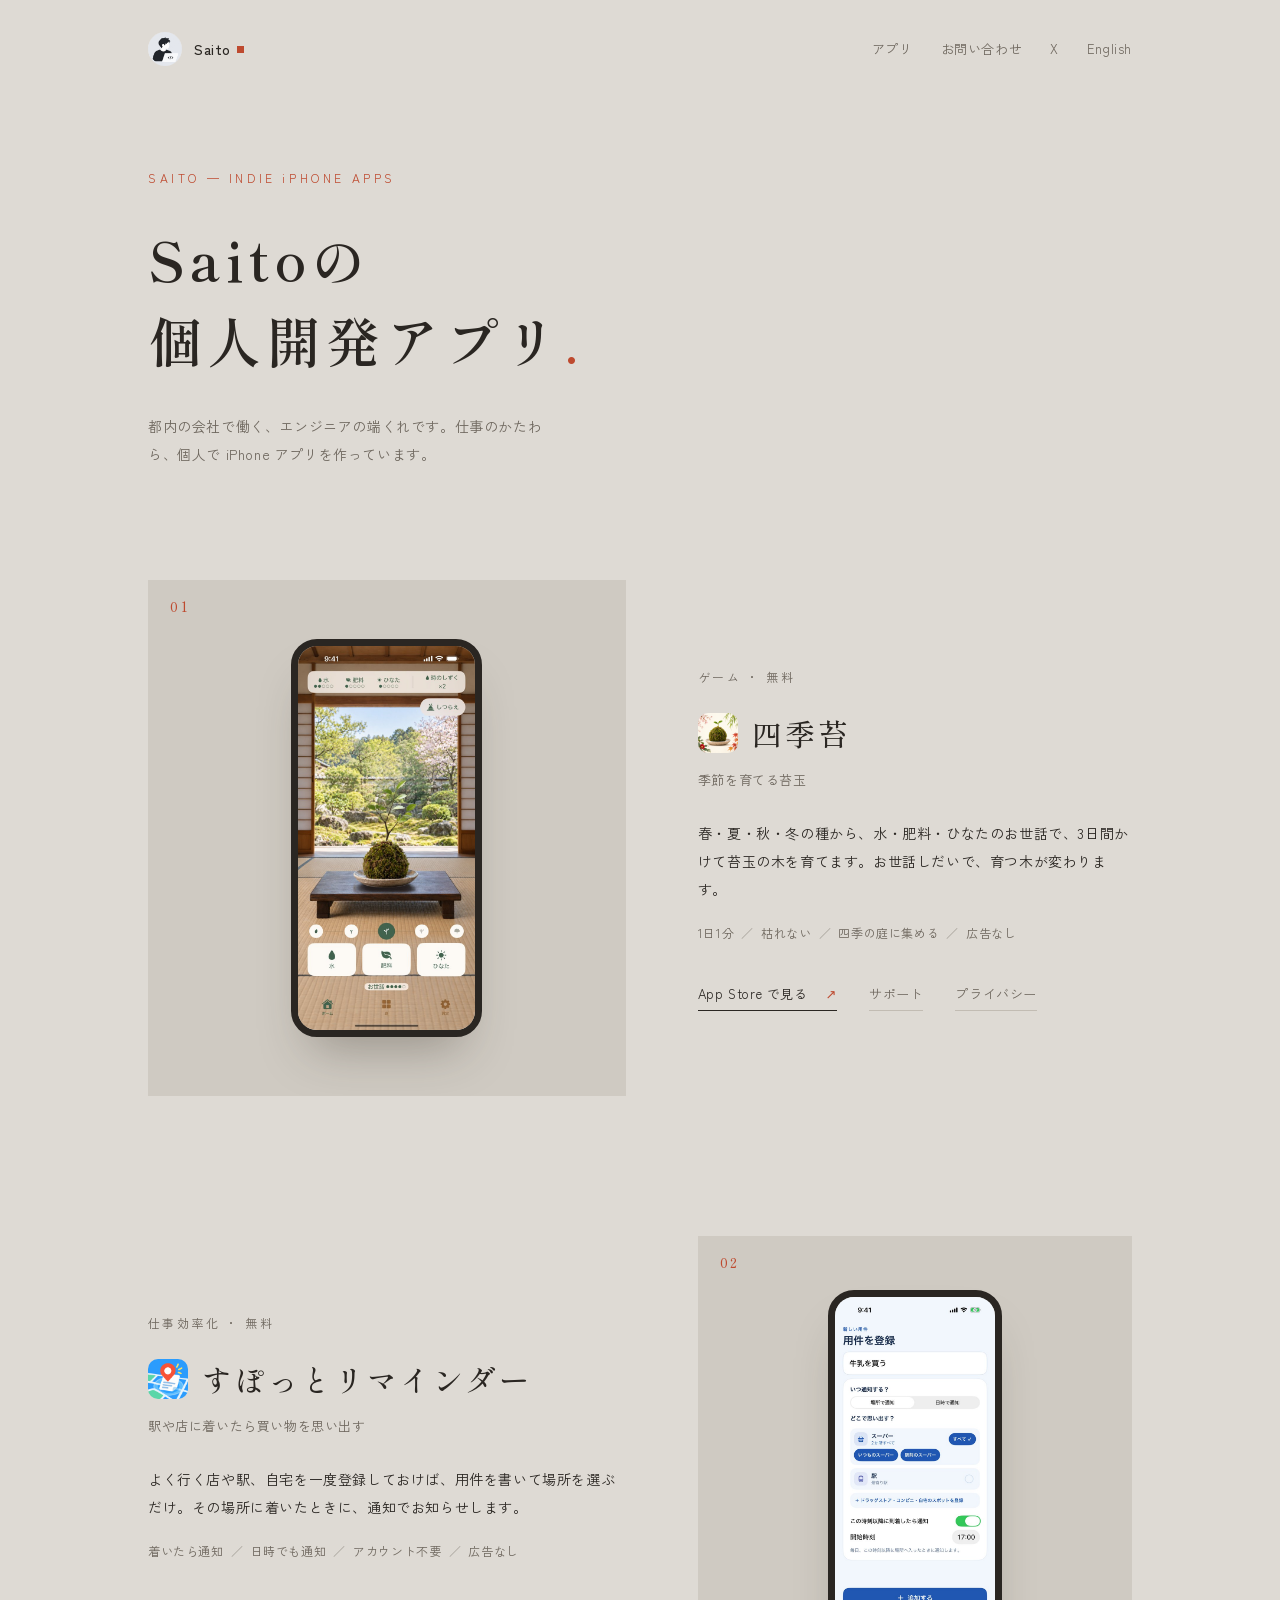
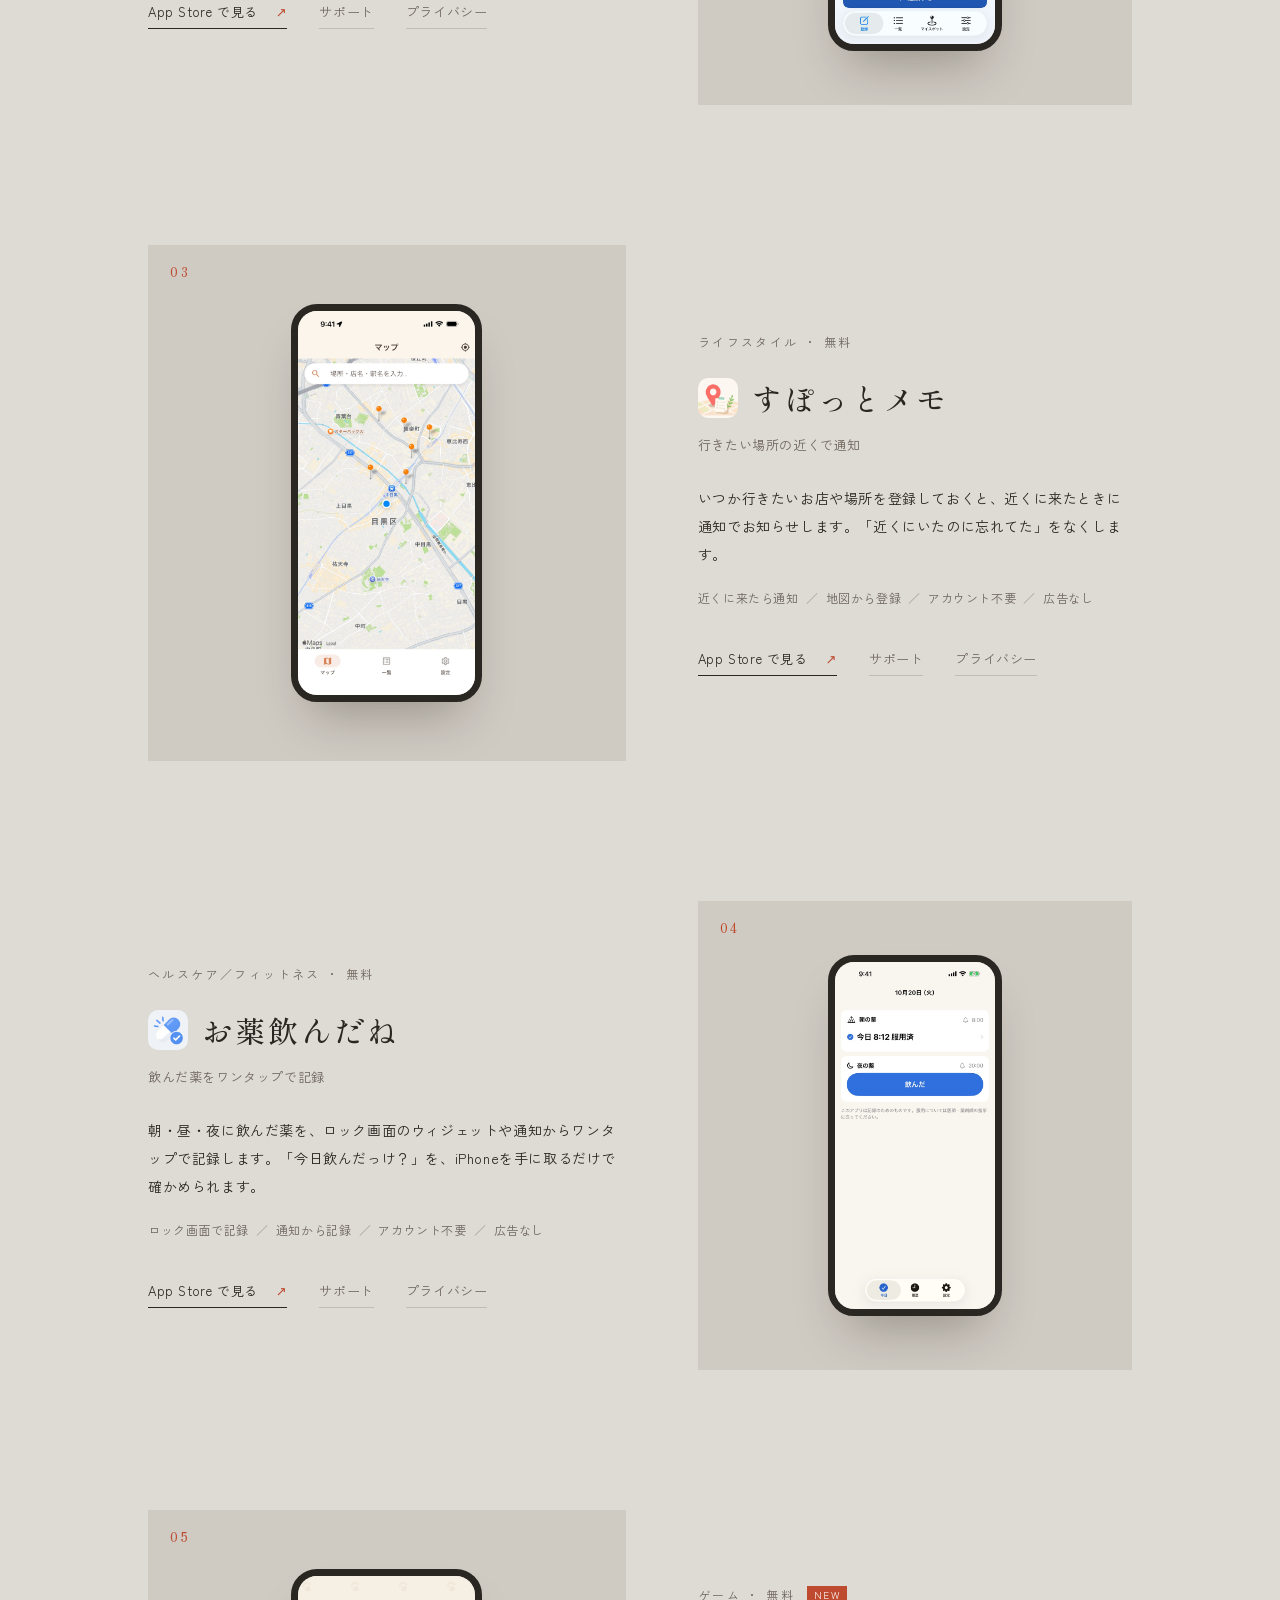
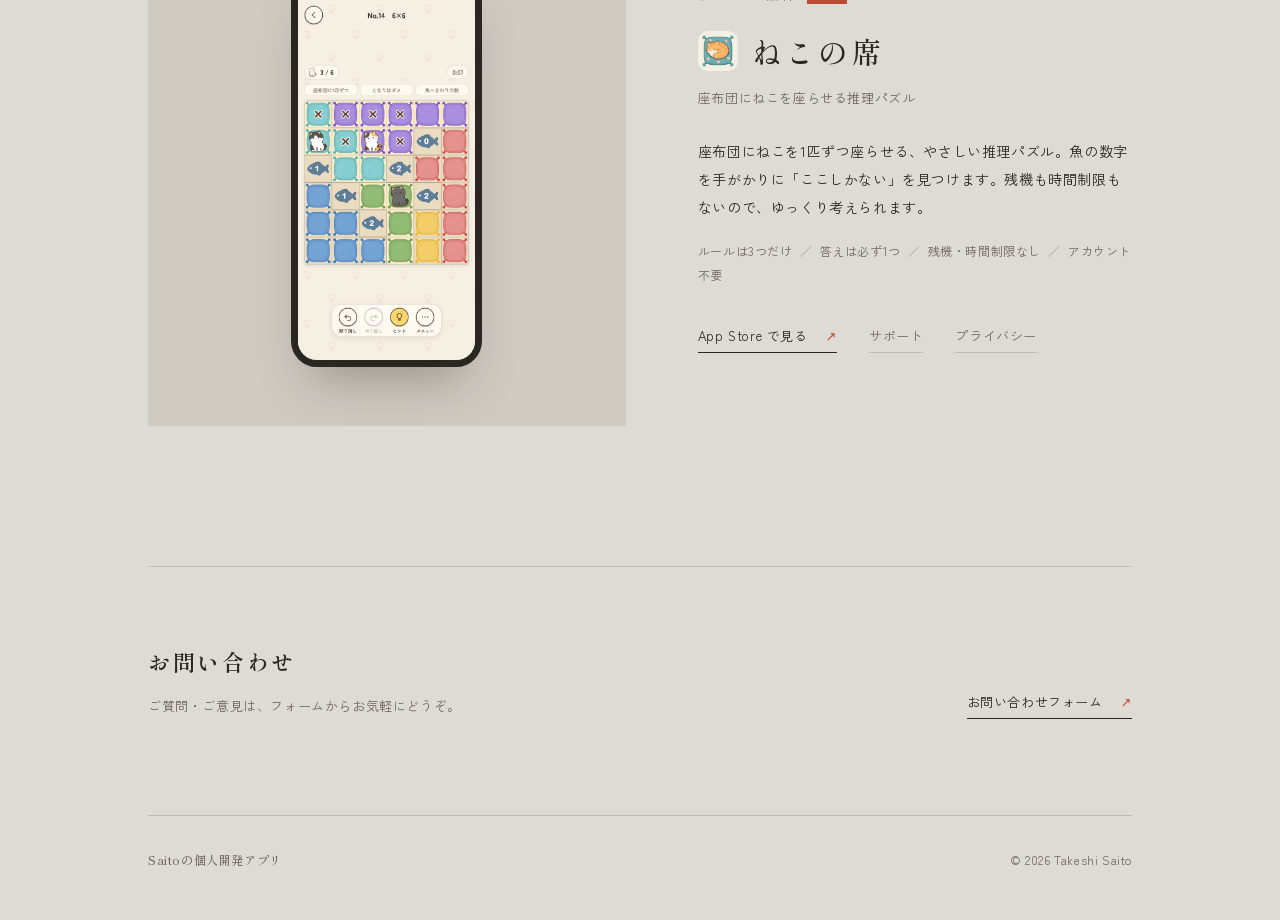
<file: index.html>
<!doctype html>
<html lang="ja">
<head>
<meta charset="utf-8">
<meta name="viewport" content="width=device-width, initial-scale=1">
<title>Saitoの個人開発アプリ</title>
<meta name="description" content="Takeshi Saito が個人で開発している iPhone アプリの一覧です。">
<meta name="theme-color" content="#dedad4">
<link rel="icon" href="images/avatar.png">
<link rel="preconnect" href="https://fonts.googleapis.com">
<link rel="preconnect" href="https://fonts.gstatic.com" crossorigin>
<link href="https://fonts.googleapis.com/css2?family=Shippori+Mincho:wght@500;600&family=Zen+Kaku+Gothic+New:wght@400;500&display=swap" rel="stylesheet">
<link rel="stylesheet" href="style.css">
<script>document.documentElement.classList.add('js')</script>
</head>
<body>
<div class="wrap">
  <header>
    <a class="me" href="./"><img src="images/avatar.png" alt=""><span>Saito</span></a>
    <nav>
      <a href="#apps">アプリ</a>
      <a href="#contact" class="hide-sp">お問い合わせ</a>
      <a href="https://x.com/saito_dev">X</a>
      <a href="en/">English</a>
    </nav>
  </header>

  <section class="hero">
    <p class="eyebrow">SAITO — INDIE iPHONE APPS</p>
    <h1 class="mincho">Saitoの<br>個人開発アプリ<em>.</em></h1>
    <p>都内の会社で働く、エンジニアの端くれです。仕事のかたわら、個人で iPhone アプリを作っています。</p>
  </section>

  <main id="apps">
    <article class="app reveal">
      <div class="shot">
        <span class="num mincho">01</span>
        <img class="phone" src="images/shikigoke_screen_ja.jpg" alt="四季苔の画面" loading="lazy">
      </div>
      <div class="text">
        <p class="kind">ゲーム ・ 無料<span class="new" data-until="2026-11-12">NEW</span></p>
        <h2 class="mincho"><img src="images/shikigoke.png" alt="">四季苔</h2>
        <p class="sub">季節を育てる苔玉</p>
        <p class="desc">春・夏・秋・冬の種から、水・肥料・ひなたのお世話で、3日間かけて苔玉の木を育てます。お世話しだいで、育つ木が変わります。</p>
        <p class="tags"><span>1日1分</span><span>枯れない</span><span>四季の庭に集める</span><span>広告なし</span></p>
        <div class="links"><a href="https://apps.apple.com/jp/app/id6820094844">App Store で見る<span>↗</span></a><a class="sub" href="shikigoke/">サポート</a><a class="sub" href="shikigoke/privacy/">プライバシー</a></div>
      </div>
    </article>
    <article class="app reveal">
      <div class="shot">
        <span class="num mincho">02</span>
        <img class="phone" src="images/spot-reminder_screen_ja.jpg" alt="すぽっとリマインダーの画面" loading="lazy">
      </div>
      <div class="text">
        <p class="kind">仕事効率化 ・ 無料<span class="new" data-until="2026-11-12">NEW</span></p>
        <h2 class="mincho"><img src="images/spot-reminder.png" alt="">すぽっとリマインダー</h2>
        <p class="sub">駅や店に着いたら買い物を思い出す</p>
        <p class="desc">よく行く店や駅、自宅を一度登録しておけば、用件を書いて場所を選ぶだけ。その場所に着いたときに、通知でお知らせします。</p>
        <p class="tags"><span>着いたら通知</span><span>日時でも通知</span><span>アカウント不要</span><span>広告なし</span></p>
        <div class="links"><a href="https://apps.apple.com/jp/app/id6821204134">App Store で見る<span>↗</span></a><a class="sub" href="spot-reminder/">サポート</a><a class="sub" href="spot-reminder/privacy/">プライバシー</a></div>
      </div>
    </article>
    <article class="app reveal">
      <div class="shot">
        <span class="num mincho">03</span>
        <img class="phone" src="images/spot-memo_screen_ja.jpg" alt="すぽっとメモの画面" loading="lazy">
      </div>
      <div class="text">
        <p class="kind">ライフスタイル ・ 無料<span class="new" data-until="2026-11-18">NEW</span></p>
        <h2 class="mincho"><img src="images/spot-memo.png" alt="">すぽっとメモ</h2>
        <p class="sub">行きたい場所の近くで通知</p>
        <p class="desc">いつか行きたいお店や場所を登録しておくと、近くに来たときに通知でお知らせします。「近くにいたのに忘れてた」をなくします。</p>
        <p class="tags"><span>近くに来たら通知</span><span>地図から登録</span><span>アカウント不要</span><span>広告なし</span></p>
        <div class="links"><a href="https://apps.apple.com/jp/app/id6823166585">App Store で見る<span>↗</span></a><a class="sub" href="spot-memo/">サポート</a><a class="sub" href="spot-memo/privacy/">プライバシー</a></div>
      </div>
    </article>
    <article class="app reveal">
      <div class="shot">
        <span class="num mincho">04</span>
        <img class="phone" src="images/okusuri-nonda-ne_screen_ja.jpg" alt="お薬飲んだねの画面" loading="lazy">
      </div>
      <div class="text">
        <p class="kind">ヘルスケア／フィットネス ・ 無料<span class="new" data-until="2026-11-20">NEW</span></p>
        <h2 class="mincho"><img src="images/okusuri-nonda-ne.png" alt="">お薬飲んだね</h2>
        <p class="sub">飲んだ薬をワンタップで記録</p>
        <p class="desc">朝・昼・夜に飲んだ薬を、ロック画面のウィジェットや通知からワンタップで記録します。「今日飲んだっけ？」を、iPhoneを手に取るだけで確かめられます。</p>
        <p class="tags"><span>ロック画面で記録</span><span>通知から記録</span><span>アカウント不要</span><span>広告なし</span></p>
        <div class="links"><a href="https://apps.apple.com/jp/app/id6824487497">App Store で見る<span>↗</span></a><a class="sub" href="okusuri-nonda-ne/">サポート</a><a class="sub" href="okusuri-nonda-ne/privacy/">プライバシー</a></div>
      </div>
    </article>
    <article class="app reveal">
      <div class="shot">
        <span class="num mincho">05</span>
        <img class="phone" src="images/neko-no-seki_screen_ja.jpg" alt="ねこの席の画面" loading="lazy">
      </div>
      <div class="text">
        <p class="kind">ゲーム ・ 無料<span class="new" data-until="2026-12-06">NEW</span></p>
        <h2 class="mincho"><img src="images/neko-no-seki.png" alt="">ねこの席</h2>
        <p class="sub">座布団にねこを座らせる推理パズル</p>
        <p class="desc">座布団にねこを1匹ずつ座らせる、やさしい推理パズル。魚の数字を手がかりに「ここしかない」を見つけます。残機も時間制限もないので、ゆっくり考えられます。</p>
        <p class="tags"><span>ルールは3つだけ</span><span>答えは必ず1つ</span><span>残機・時間制限なし</span><span>アカウント不要</span></p>
        <div class="links"><a href="https://apps.apple.com/jp/app/id6827537798">App Store で見る<span>↗</span></a><a class="sub" href="neko-no-seki/">サポート</a><a class="sub" href="neko-no-seki/privacy/">プライバシー</a></div>
      </div>
    </article>
  </main>

  <section class="contact reveal" id="contact">
    <div>
      <h2 class="mincho">お問い合わせ</h2>
      <p>ご質問・ご意見は、フォームからお気軽にどうぞ。</p>
    </div>
    <div class="links"><a href="https://docs.google.com/forms/d/e/1FAIpQLSfMMRAh4BeQ_ZcTgsZDuV5MzYL22TjPRAj4yL7NFHdgxtLDCQ/viewform">お問い合わせフォーム<span>↗</span></a></div>
  </section>

  <footer>
    <span class="mincho">Saitoの個人開発アプリ</span>
    <span>© 2026 Takeshi Saito</span>
  </footer>
</div>
<script>
(() => {
  // NEW の印：期限を過ぎていたら消す
  const today = new Date().toISOString().slice(0, 10);
  document.querySelectorAll('[data-until]').forEach(n => { if (today >= n.dataset.until) n.remove(); });

  // 見出しを一文字ずつに分け、墨がにじむように出す
  const h1 = document.querySelector('.hero h1');
  let i = 0;
  [...h1.childNodes].forEach(n => {
    if (n.nodeType !== 3) return;
    const frag = document.createDocumentFragment();
    [...n.textContent].forEach(c => {
      const sp = document.createElement('span');
      sp.className = 'ch'; sp.textContent = c; sp.style.setProperty('--i', i++);
      frag.append(sp);
    });
    n.replaceWith(frag);
  });
  h1.style.setProperty('--n', i);

  // 各段がスクロールでふわっと出る
  const els = document.querySelectorAll('.reveal');
  if ('IntersectionObserver' in window) {
    const io = new IntersectionObserver(entries => entries.forEach(en => {
      if (en.isIntersecting) { en.target.classList.add('in'); io.unobserve(en.target); }
    }), { threshold: .12 });
    els.forEach(el => io.observe(el));
  } else {
    els.forEach(el => el.classList.add('in'));
  }

  // 枠の上をカーソルの光がなでる
  if (matchMedia('(prefers-reduced-motion: reduce)').matches) return;
  document.querySelectorAll('.shot').forEach(el => el.addEventListener('pointermove', ev => {
    const r = el.getBoundingClientRect();
    el.style.setProperty('--mx', (ev.clientX - r.left) + 'px');
    el.style.setProperty('--my', (ev.clientY - r.top) + 'px');
  }));
})();
</script>
</body>
</html>
</file>
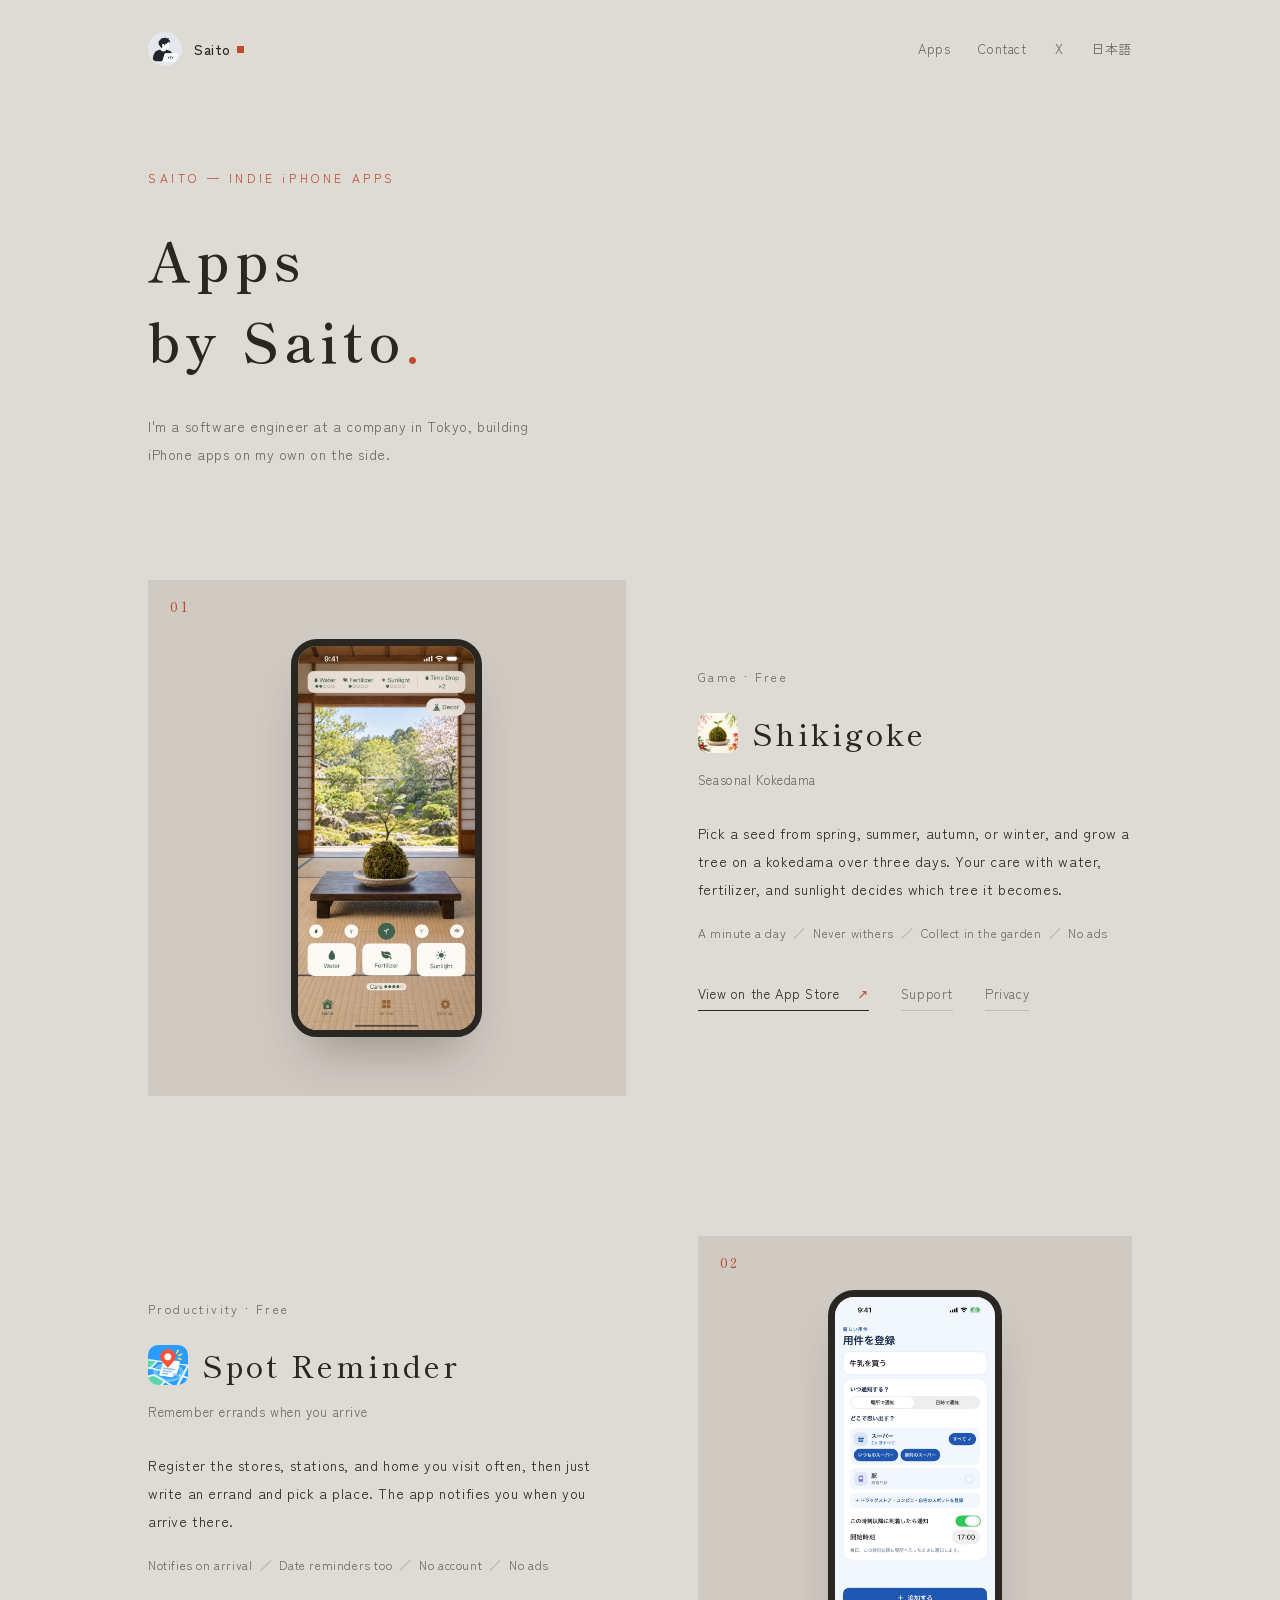
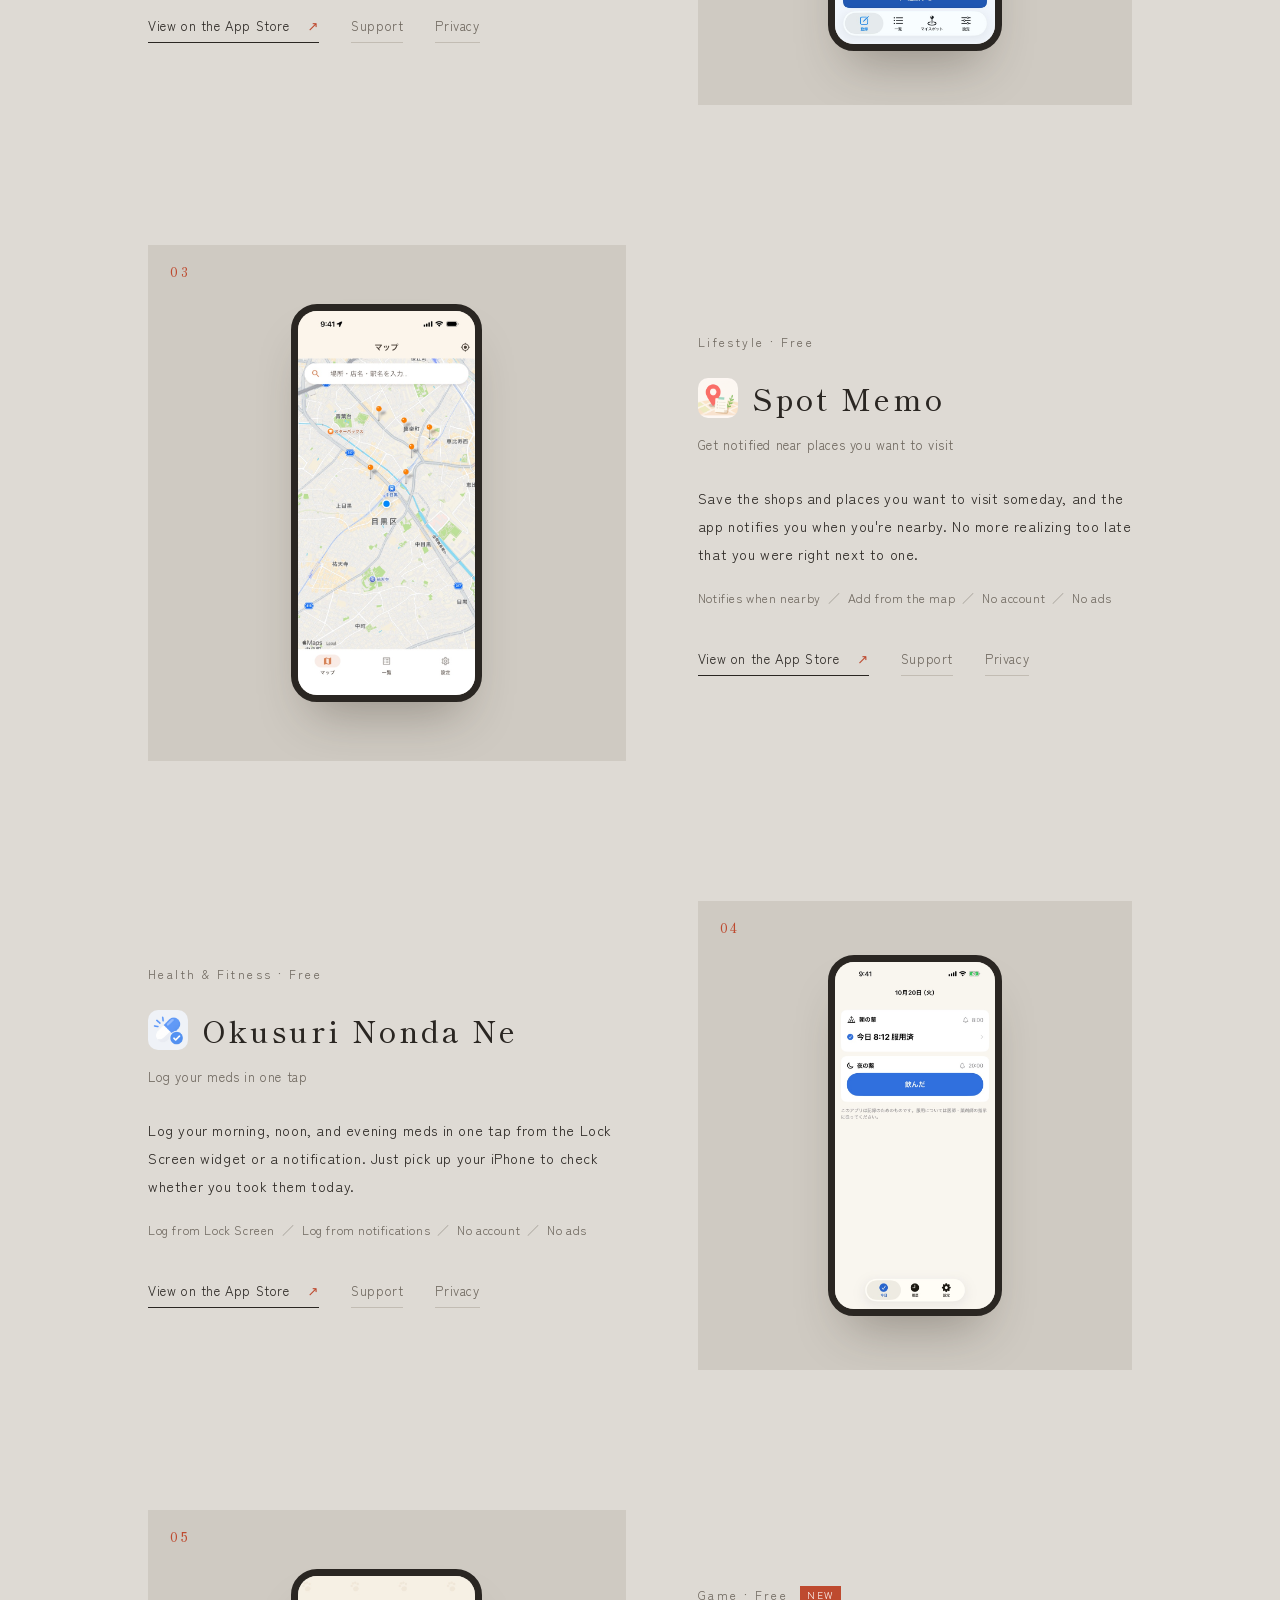
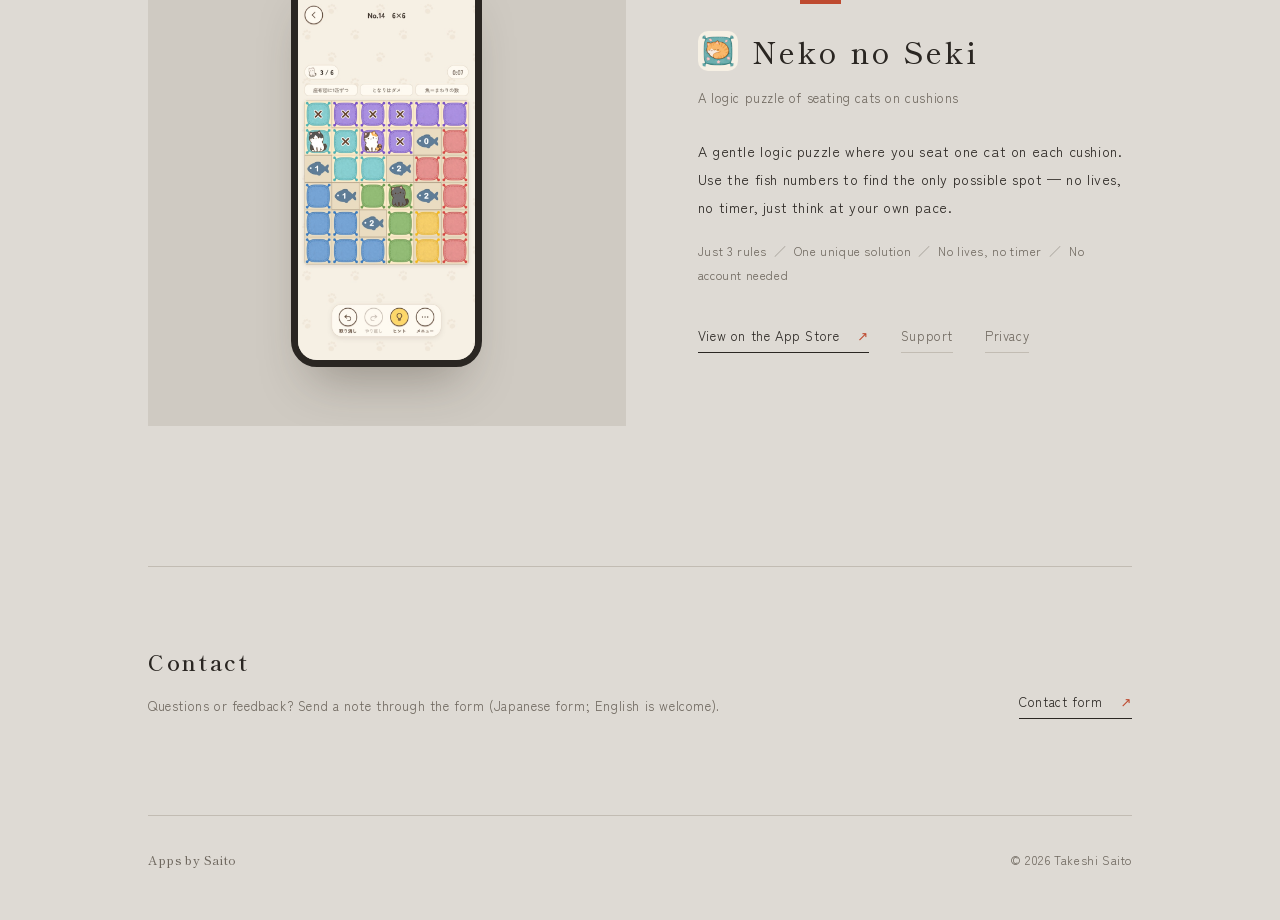
<file: en/index.html>
<!doctype html>
<html lang="en">
<head>
<meta charset="utf-8">
<meta name="viewport" content="width=device-width, initial-scale=1">
<title>Apps by Saito</title>
<meta name="description" content="iPhone apps made by independent developer Takeshi Saito.">
<meta name="theme-color" content="#dedad4">
<link rel="icon" href="../images/avatar.png">
<link rel="preconnect" href="https://fonts.googleapis.com">
<link rel="preconnect" href="https://fonts.gstatic.com" crossorigin>
<link href="https://fonts.googleapis.com/css2?family=Shippori+Mincho:wght@500;600&family=Zen+Kaku+Gothic+New:wght@400;500&display=swap" rel="stylesheet">
<link rel="stylesheet" href="../style.css">
<script>document.documentElement.classList.add('js')</script>
</head>
<body>
<div class="wrap">
  <header>
    <a class="me" href="../"><img src="../images/avatar.png" alt=""><span>Saito</span></a>
    <nav>
      <a href="#apps">Apps</a>
      <a href="#contact" class="hide-sp">Contact</a>
      <a href="https://x.com/saito_dev">X</a>
      <a href="../">日本語</a>
    </nav>
  </header>

  <section class="hero">
    <p class="eyebrow">SAITO — INDIE iPHONE APPS</p>
    <h1 class="mincho">Apps<br>by Saito<em>.</em></h1>
    <p>I'm a software engineer at a company in Tokyo, building iPhone apps on my own on the side.</p>
  </section>

  <main id="apps">
    <article class="app reveal">
      <div class="shot">
        <span class="num mincho">01</span>
        <img class="phone" src="../images/shikigoke_screen_en.jpg" alt="Shikigoke screen" loading="lazy">
      </div>
      <div class="text">
        <p class="kind">Game · Free<span class="new" data-until="2026-11-12">NEW</span></p>
        <h2 class="mincho"><img src="../images/shikigoke.png" alt="">Shikigoke</h2>
        <p class="sub">Seasonal Kokedama</p>
        <p class="desc">Pick a seed from spring, summer, autumn, or winter, and grow a tree on a kokedama over three days. Your care with water, fertilizer, and sunlight decides which tree it becomes.</p>
        <p class="tags"><span>A minute a day</span><span>Never withers</span><span>Collect in the garden</span><span>No ads</span></p>
        <div class="links"><a href="https://apps.apple.com/app/id6820094844">View on the App Store<span>↗</span></a><a class="sub" href="../shikigoke/en/">Support</a><a class="sub" href="../shikigoke/en/privacy/">Privacy</a></div>
      </div>
    </article>
    <article class="app reveal">
      <div class="shot">
        <span class="num mincho">02</span>
        <img class="phone" src="../images/spot-reminder_screen_en.jpg" alt="Spot Reminder screen" loading="lazy">
      </div>
      <div class="text">
        <p class="kind">Productivity · Free<span class="new" data-until="2026-11-12">NEW</span></p>
        <h2 class="mincho"><img src="../images/spot-reminder.png" alt="">Spot Reminder</h2>
        <p class="sub">Remember errands when you arrive</p>
        <p class="desc">Register the stores, stations, and home you visit often, then just write an errand and pick a place. The app notifies you when you arrive there.</p>
        <p class="tags"><span>Notifies on arrival</span><span>Date reminders too</span><span>No account</span><span>No ads</span></p>
        <div class="links"><a href="https://apps.apple.com/jp/app/id6821204134">View on the App Store<span>↗</span></a><a class="sub" href="../spot-reminder/">Support</a><a class="sub" href="../spot-reminder/privacy/">Privacy</a></div>
      </div>
    </article>
    <article class="app reveal">
      <div class="shot">
        <span class="num mincho">03</span>
        <img class="phone" src="../images/spot-memo_screen_ja.jpg" alt="Spot Memo screen" loading="lazy">
      </div>
      <div class="text">
        <p class="kind">Lifestyle · Free<span class="new" data-until="2026-11-18">NEW</span></p>
        <h2 class="mincho"><img src="../images/spot-memo.png" alt="">Spot Memo</h2>
        <p class="sub">Get notified near places you want to visit</p>
        <p class="desc">Save the shops and places you want to visit someday, and the app notifies you when you&#x27;re nearby. No more realizing too late that you were right next to one.</p>
        <p class="tags"><span>Notifies when nearby</span><span>Add from the map</span><span>No account</span><span>No ads</span></p>
        <div class="links"><a href="https://apps.apple.com/jp/app/id6823166585">View on the App Store<span>↗</span></a><a class="sub" href="../spot-memo/">Support</a><a class="sub" href="../spot-memo/privacy/">Privacy</a></div>
      </div>
    </article>
    <article class="app reveal">
      <div class="shot">
        <span class="num mincho">04</span>
        <img class="phone" src="../images/okusuri-nonda-ne_screen_ja.jpg" alt="Okusuri Nonda Ne screen" loading="lazy">
      </div>
      <div class="text">
        <p class="kind">Health &amp; Fitness · Free<span class="new" data-until="2026-11-20">NEW</span></p>
        <h2 class="mincho"><img src="../images/okusuri-nonda-ne.png" alt="">Okusuri Nonda Ne</h2>
        <p class="sub">Log your meds in one tap</p>
        <p class="desc">Log your morning, noon, and evening meds in one tap from the Lock Screen widget or a notification. Just pick up your iPhone to check whether you took them today.</p>
        <p class="tags"><span>Log from Lock Screen</span><span>Log from notifications</span><span>No account</span><span>No ads</span></p>
        <div class="links"><a href="https://apps.apple.com/jp/app/id6824487497">View on the App Store<span>↗</span></a><a class="sub" href="../okusuri-nonda-ne/">Support</a><a class="sub" href="../okusuri-nonda-ne/privacy/">Privacy</a></div>
      </div>
    </article>
    <article class="app reveal">
      <div class="shot">
        <span class="num mincho">05</span>
        <img class="phone" src="../images/neko-no-seki_screen_ja.jpg" alt="Neko no Seki screen" loading="lazy">
      </div>
      <div class="text">
        <p class="kind">Game · Free<span class="new" data-until="2026-12-06">NEW</span></p>
        <h2 class="mincho"><img src="../images/neko-no-seki.png" alt="">Neko no Seki</h2>
        <p class="sub">A logic puzzle of seating cats on cushions</p>
        <p class="desc">A gentle logic puzzle where you seat one cat on each cushion. Use the fish numbers to find the only possible spot — no lives, no timer, just think at your own pace.</p>
        <p class="tags"><span>Just 3 rules</span><span>One unique solution</span><span>No lives, no timer</span><span>No account needed</span></p>
        <div class="links"><a href="https://apps.apple.com/jp/app/id6827537798">View on the App Store<span>↗</span></a><a class="sub" href="../neko-no-seki/">Support</a><a class="sub" href="../neko-no-seki/privacy/">Privacy</a></div>
      </div>
    </article>
  </main>

  <section class="contact reveal" id="contact">
    <div>
      <h2 class="mincho">Contact</h2>
      <p>Questions or feedback? Send a note through the form (Japanese form; English is welcome).</p>
    </div>
    <div class="links"><a href="https://docs.google.com/forms/d/e/1FAIpQLSfMMRAh4BeQ_ZcTgsZDuV5MzYL22TjPRAj4yL7NFHdgxtLDCQ/viewform">Contact form<span>↗</span></a></div>
  </section>

  <footer>
    <span class="mincho">Apps by Saito</span>
    <span>© 2026 Takeshi Saito</span>
  </footer>
</div>
<script>
(() => {
  // NEW の印：期限を過ぎていたら消す
  const today = new Date().toISOString().slice(0, 10);
  document.querySelectorAll('[data-until]').forEach(n => { if (today >= n.dataset.until) n.remove(); });

  // 見出しを一文字ずつに分け、墨がにじむように出す
  const h1 = document.querySelector('.hero h1');
  let i = 0;
  [...h1.childNodes].forEach(n => {
    if (n.nodeType !== 3) return;
    const frag = document.createDocumentFragment();
    [...n.textContent].forEach(c => {
      const sp = document.createElement('span');
      sp.className = 'ch'; sp.textContent = c; sp.style.setProperty('--i', i++);
      frag.append(sp);
    });
    n.replaceWith(frag);
  });
  h1.style.setProperty('--n', i);

  // 各段がスクロールでふわっと出る
  const els = document.querySelectorAll('.reveal');
  if ('IntersectionObserver' in window) {
    const io = new IntersectionObserver(entries => entries.forEach(en => {
      if (en.isIntersecting) { en.target.classList.add('in'); io.unobserve(en.target); }
    }), { threshold: .12 });
    els.forEach(el => io.observe(el));
  } else {
    els.forEach(el => el.classList.add('in'));
  }

  // 枠の上をカーソルの光がなでる
  if (matchMedia('(prefers-reduced-motion: reduce)').matches) return;
  document.querySelectorAll('.shot').forEach(el => el.addEventListener('pointermove', ev => {
    const r = el.getBoundingClientRect();
    el.style.setProperty('--mx', (ev.clientX - r.left) + 'px');
    el.style.setProperty('--my', (ev.clientY - r.top) + 'px');
  }));
})();
</script>
</body>
</html>
</file>
<file: style.css>
/* グレージュの地に、墨の文字と朱の差し色 */
:root {
  --paper: #dedad4;
  --panel: #cfcac2;
  --ink: #2a2622;
  --muted: #6e675e;
  --line: #c2bcb3;
  --frame: #2a2622;
  --shu: #be4a2f;
  --shadow: rgba(50, 40, 30, .35);
  color-scheme: light;
}
* { box-sizing: border-box; margin: 0; padding: 0; }
html { scroll-behavior: smooth; }
body {
  background: var(--paper);
  color: var(--ink);
  font-family: "Zen Kaku Gothic New", system-ui, sans-serif;
  font-size: 15px;
  line-height: 2;
  letter-spacing: .04em;
  -webkit-font-smoothing: antialiased;
  overflow-x: hidden;
}
a { color: inherit; text-decoration: none; }
.mincho { font-family: "Shippori Mincho", serif; font-weight: 500; }
.wrap { max-width: 1040px; margin: 0 auto; padding: 0 28px; }

header { display: flex; align-items: center; justify-content: space-between; padding: 32px 0; }
.me { display: flex; align-items: center; gap: 12px; font-size: 14px; font-weight: 500; }
.me img { width: 34px; height: 34px; border-radius: 50%; }
.me span::after { content: ""; display: inline-block; width: 7px; height: 7px; background: var(--shu); margin-left: 6px; vertical-align: 2px; }
nav { display: flex; gap: 28px; font-size: 13px; color: var(--muted); }
nav a:hover { color: var(--ink); }

.hero { padding: 36px 0 112px; }
.hero .eyebrow { font-size: 12px; letter-spacing: .3em; color: var(--shu); margin-bottom: 28px; }
.hero h1 { font-size: clamp(32px, 5.4vw, 54px); line-height: 1.5; letter-spacing: .1em; font-weight: 600; }
.hero h1 em { font-style: normal; color: var(--shu); }
.hero p { margin-top: 32px; color: var(--muted); font-size: 14px; max-width: 30em; }

/* アプリ：画面の枠と説明を左右交互に並べる */
.app { display: grid; grid-template-columns: 1.1fr 1fr; gap: 72px; align-items: center; padding-bottom: 140px; }
.app:nth-of-type(even) .shot { order: 2; }
.shot { aspect-ratio: 5 / 5.4; display: grid; place-items: center; position: relative; background: var(--panel); overflow: hidden; }
.shot > * { position: relative; z-index: 1; }
.shot .phone {
  width: 40%; border-radius: 26px; border: 7px solid var(--frame);
  box-shadow: 0 30px 50px -20px var(--shadow);
  transition: transform .8s cubic-bezier(.2, .7, .2, 1);
}
.shot .big-icon { width: 34%; border-radius: 22%; box-shadow: 0 24px 40px -18px var(--shadow); }
.app:hover .shot .phone { transform: translateY(-6px); }
.shot .num { position: absolute; left: 22px; top: 14px; font-size: 13px; color: var(--shu); letter-spacing: .2em; }
.text .kind { font-size: 12px; color: var(--muted); letter-spacing: .2em; display: flex; align-items: center; gap: 12px; }
.text .new { font-size: 10px; color: #fff; background: var(--shu); letter-spacing: .15em; padding: 0 7px; line-height: 1.8; }
.text h2 { display: flex; align-items: center; gap: 14px; font-size: 30px; margin: 14px 0 4px; letter-spacing: .1em; }
.text h2 img { width: 40px; height: 40px; border-radius: 10px; }
.text .sub { font-size: 13px; color: var(--muted); }
.text .desc { margin-top: 26px; font-size: 14px; }
.text .tags { margin-top: 18px; font-size: 12px; color: var(--muted); }
.text .tags span + span::before { content: "／"; margin: 0 .6em; opacity: .6; }

/* リンク：下線だけ。カーソルを乗せると朱の下線が左から引かれる */
.links { margin-top: 36px; display: flex; flex-wrap: wrap; gap: 10px 32px; font-size: 13px; }
.links a, .links .soon { padding-bottom: 4px; display: inline-flex; gap: 18px; }
.links a {
  --lc: var(--ink);
  background: linear-gradient(var(--shu), var(--shu)) left bottom / 0 1px no-repeat,
              linear-gradient(var(--lc), var(--lc)) left bottom / 100% 1px no-repeat;
  transition: background-size .45s cubic-bezier(.2, .7, .2, 1), color .3s;
}
.links a.sub { --lc: var(--line); color: var(--muted); }
.links a span { color: var(--shu); }
.links a:hover { color: var(--shu); background-size: 100% 1px, 100% 1px; }
.links .soon { color: var(--muted); border-bottom: 1px dashed var(--line); }

.contact { border-top: 1px solid var(--line); padding: 72px 0 96px; display: flex; justify-content: space-between; align-items: flex-end; gap: 24px; flex-wrap: wrap; }
.contact h2 { font-weight: 600; font-size: 22px; letter-spacing: .12em; margin-bottom: 10px; }
.contact p { font-size: 13px; color: var(--muted); }
.contact .links { margin-top: 0; }

footer { border-top: 1px solid var(--line); padding: 32px 0 48px; display: flex; justify-content: space-between; gap: 16px; flex-wrap: wrap; font-size: 12px; color: var(--muted); }

/* ── アニメーション（JavaScriptが動くときだけ） ── */
/* 各段がスクロールでふわっと出る */
.js .reveal { opacity: 0; transform: translateY(24px); transition: opacity 1s ease, transform 1s cubic-bezier(.2, .7, .2, 1); }
.js .reveal.in { opacity: 1; transform: none; }
/* 見出し：墨がにじむように一文字ずつ */
.hero h1 .ch { display: inline-block; white-space: pre; opacity: 0; filter: blur(10px); transform: translateY(6px);
  animation: ink 1.1s cubic-bezier(.2, .7, .2, 1) forwards; animation-delay: calc(var(--i) * 70ms + 150ms); }
@keyframes ink { to { opacity: 1; filter: blur(0); transform: none; } }
/* 朱の点：はんこを押すように */
.js .hero h1 em { display: inline-block; opacity: 0; transform: scale(2.4);
  animation: stamp .45s cubic-bezier(.3, 1.6, .5, 1) forwards; animation-delay: calc(var(--n, 12) * 70ms + 650ms); }
@keyframes stamp { to { opacity: 1; transform: scale(1); } }
/* 枠の上をカーソルの光がなでる */
.shot::after { content: ""; position: absolute; inset: 0; z-index: 0; pointer-events: none; opacity: 0; transition: opacity .4s;
  background: radial-gradient(320px circle at var(--mx, 50%) var(--my, 50%), rgba(255, 255, 255, .28), transparent 70%); }
.shot:hover::after { opacity: 1; }

@media (prefers-reduced-motion: reduce) {
  .js .reveal, .hero h1 .ch, .js .hero h1 em { opacity: 1; transform: none; filter: none; transition: none; animation: none; }
  .shot .phone { transition: none; }
}

@media (max-width: 760px) {
  .wrap { padding: 0 20px; }
  nav { gap: 18px; }
  nav .hide-sp { display: none; }
  .hero { padding: 20px 0 72px; }
  .app { grid-template-columns: 1fr; gap: 32px; padding-bottom: 96px; }
  .app:nth-of-type(even) .shot { order: 0; }
  .shot .phone { width: 48%; }
  .text h2 { font-size: 26px; }
}
</file>
